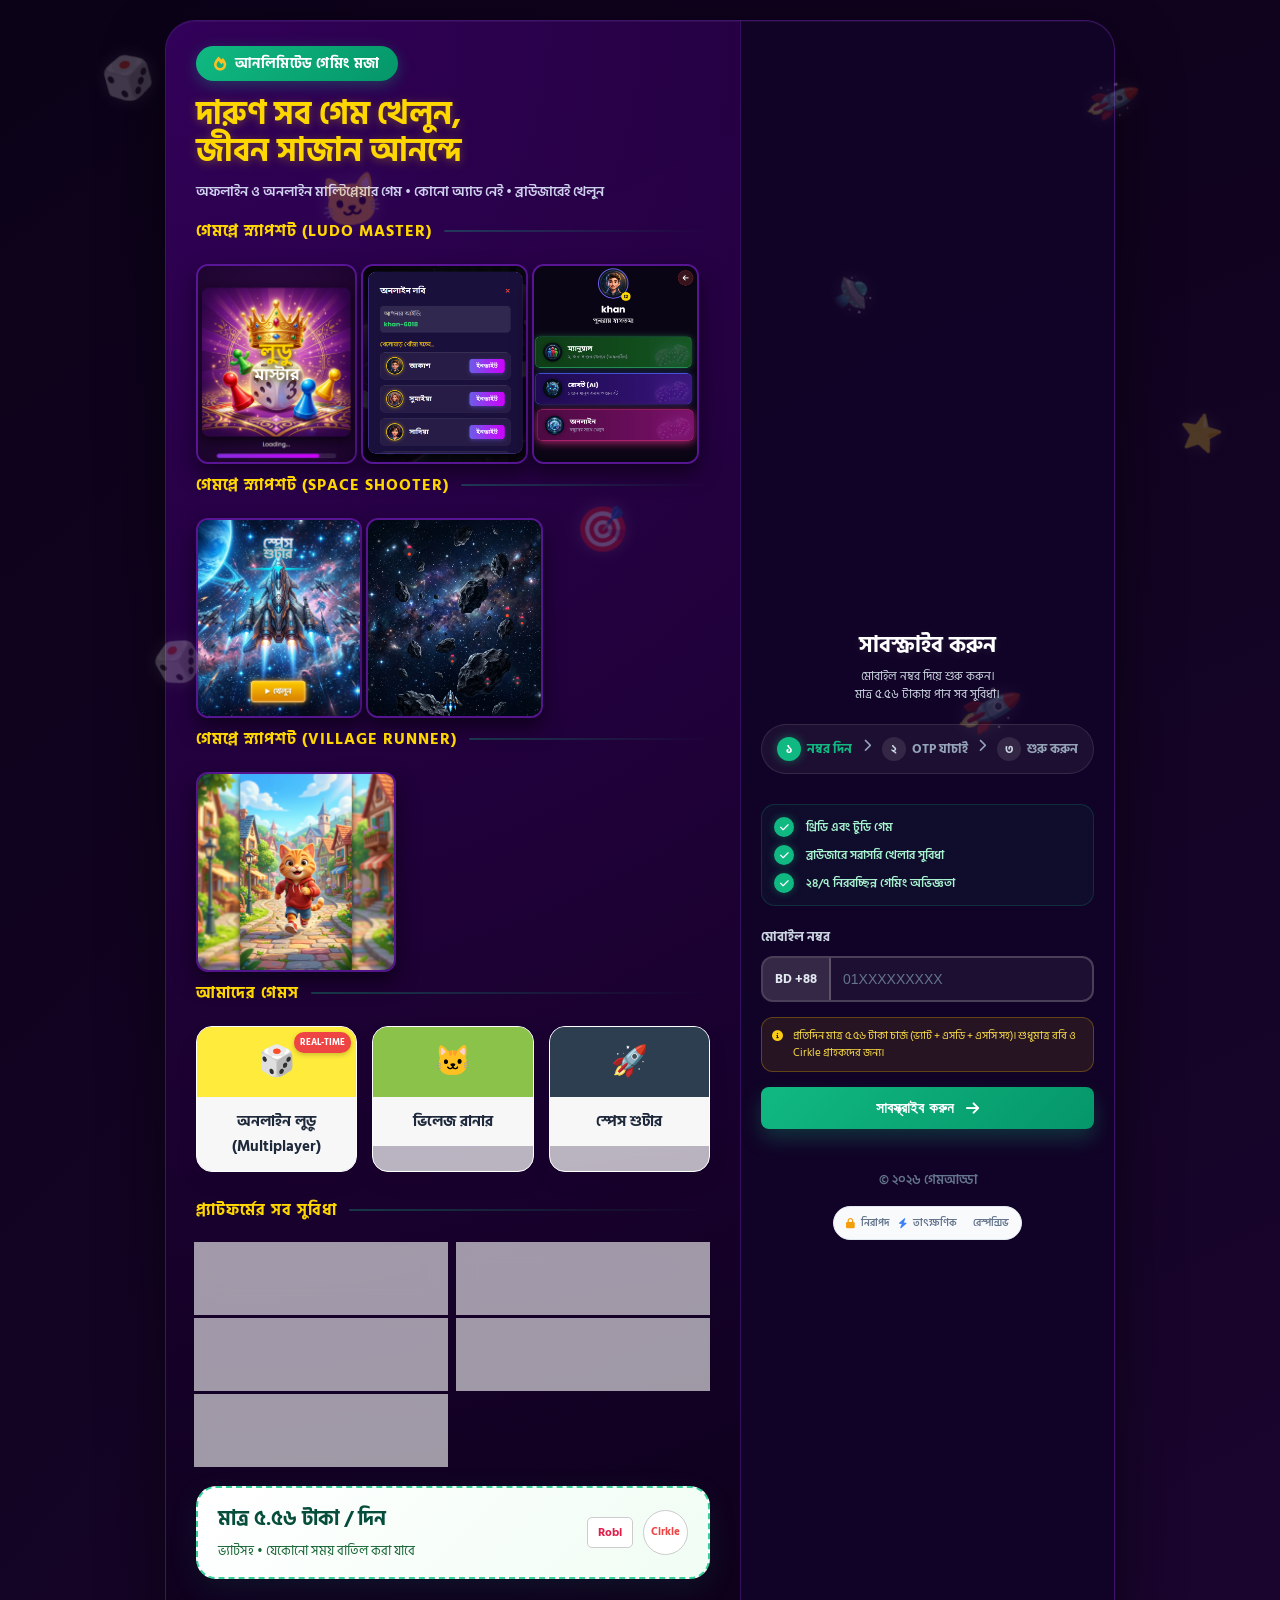
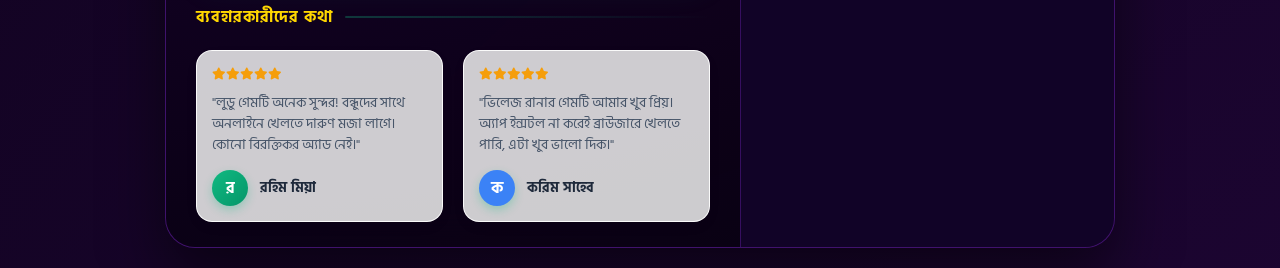
<file: index.html>
<!DOCTYPE html>
<html lang="bn">

<head>
    <meta charset="UTF-8">
    <meta name="google" content="notranslate">
    <meta name="viewport" content="width=device-width, initial-scale=1.0">
    <title>GameAdda - বাংলাদেশের সেরা গেম প্ল্যাটফর্ম</title>
    <link rel="icon" type="image/svg+xml" href="icon.svg">
    <link href="https://cdnjs.cloudflare.com/ajax/libs/font-awesome/6.0.0/css/all.min.css" rel="stylesheet">
    <link href="https://fonts.googleapis.com/css2?family=Hind+Siliguri:wght@400;600;700&display=swap" rel="stylesheet">
    <link rel="stylesheet" href="landing-style.css">
    <link rel="stylesheet" href="hub-style.css">

    <link rel="manifest" href="manifest.json">
    <link rel="icon" type="image/svg+xml" href="icon.svg">
    <meta name="theme-color" content="#10b981">
</head>

<body>
    <!-- LOADING SPINNER -->
    <div id="pageLoader"
        style="position:fixed;top:0;left:0;width:100vw;height:100vh;background:#fff;z-index:9999;display:flex;justify-content:center;align-items:center;">
        <h2 style="color:#10b981;">লোড হচ্ছে...</h2>
    </div>

    <!-- LANDING UI -->
    <div id="landing-ui" style="display:none;">
        <div class="floating-elements">
            <div class="float-icon">🎲</div>
            <div class="float-icon">🚀</div>
            <div class="float-icon">🐱</div>
            <div class="float-icon">🛸</div>
            <div class="float-icon">🎯</div>
            <div class="float-icon">⭐</div>
            <div class="float-icon">🎲</div>
            <div class="float-icon">🚀</div>
        </div>
        <div class="landing-container">

            <!-- LEFT SIDE: Promotional Content -->
            <div class="left-pane">
                <div class="badge">
                    <i class="fa-solid fa-fire" style="color: #fbbf24;"></i> আনলিমিটেড গেমিং মজা
                </div>

                <h1 class="hero-title">দারুণ সব গেম খেলুন,<br>জীবন সাজান আনন্দে</h1>
                <p class="hero-subtitle">অফলাইন ও অনলাইন মাল্টিপ্লেয়ার গেম • কোনো অ্যাড নেই • ব্রাউজারেই খেলুন</p>

                <div class="section-title">গেমপ্লে স্ন্যাপশট (Ludo Master)</div>
                <div class="screenshot-gallery hide-scrollbar">
                    <img src="assets/ludo_ss1.png" alt="Ludo Game Splash Screen">
                    <img src="assets/ludo_ss2.png" alt="Ludo Home Screen">
                    <img src="assets/ludo_ss3.png" alt="Ludo Online Lobby">
                </div>

                <div class="section-title">গেমপ্লে স্ন্যাপশট (Space Shooter)</div>
                <div class="screenshot-gallery hide-scrollbar">
                    <img src="games/space-shooter/sp1.png" alt="Space Shooter Snapshot 1">
                    <img src="games/space-shooter/sp2.png" alt="Space Shooter Snapshot 2">
                </div>

                <div class="section-title">গেমপ্লে স্ন্যাপশট (Village Runner)</div>
                <div class="screenshot-gallery hide-scrollbar">
                    <img src="games/village-runner/bg.png" alt="Village Runner Gameplay">
                </div>

                <div class="section-title">আমাদের গেমস</div>
                <div class="landing-games">
                    <div class="landing-game-card">
                        <div class="lgc-thumb" style="background: #ffeb3b; position: relative;">
                            🎲
                            <span
                                style="position: absolute; top: 5px; right: 5px; background: #ef4444; color: white; font-size: 9px; padding: 3px 6px; border-radius: 10px; font-weight: bold; box-shadow: 0 2px 5px rgba(0,0,0,0.2);">REAL-TIME</span>
                        </div>
                        <div class="lgc-title">অনলাইন লুডু (Multiplayer)</div>
                    </div>
                    <div class="landing-game-card">
                        <div class="lgc-thumb" style="background: #8bc34a;">🐱</div>
                        <div class="lgc-title">ভিলেজ রানার</div>
                    </div>
                    <div class="landing-game-card">
                        <div class="lgc-thumb" style="background: #2c3e50;">🚀</div>
                        <div class="lgc-title">স্পেস শুটার</div>
                    </div>
                </div>

                <div class="section-title">প্ল্যাটফর্মের সব সুবিধা</div>
                <div class="features-grid">
                    <div class="feature-card">
                        <i class="fa-solid fa-dice" style="color: #e11d48; font-size: 24px;"></i>
                        রিয়েল-টাইম অনলাইন লুডু
                    </div>
                    <div class="feature-card">
                        <i class="fa-solid fa-person-running" style="color: #10b981; font-size: 24px;"></i>
                        ভিলেজ রানার
                    </div>
                    <div class="feature-card">
                        <i class="fa-solid fa-earth-americas" style="color: #3b82f6; font-size: 24px;"></i>
                        অনলাইন মাল্টিপ্লেয়ার
                    </div>
                    <div class="feature-card">
                        <i class="fa-solid fa-robot" style="color: #8b5cf6; font-size: 24px;"></i>
                        স্মার্ট এআই রোবট
                    </div>
                    <div class="feature-card">
                        <i class="fa-solid fa-ban" style="color: #ef4444; font-size: 24px;"></i>
                        কোনো অ্যাড নেই
                    </div>
                </div>

                <div class="price-banner">
                    <div>
                        <div class="price-text">মাত্র ৫.৫৬ টাকা / দিন</div>
                        <div style="font-size: 13px; color: #166534; margin-top: 5px;">ভ্যাটসহ • যেকোনো সময় বাতিল করা
                            যাবে</div>
                    </div>
                    <div style="display: flex; gap: 10px; align-items: center;">
                        <div
                            style="background: white; padding: 5px 10px; border-radius: 5px; font-weight: bold; font-size: 12px; border: 1px solid #ccc; color: #e11d48;">
                            Robi</div>
                        <div
                            style="background: white; width: 45px; height: 45px; display: flex; justify-content: center; align-items: center; border-radius: 50%; font-weight: bold; font-size: 11px; border: 1px solid #ccc; color: #ef4444;">
                            Cirkle</div>
                    </div>
                </div>

                <div class="section-title">ব্যবহারকারীদের কথা</div>
                <div class="testimonials">
                    <div class="testi-card">
                        <div class="stars">
                            <i class="fa-solid fa-star"></i><i class="fa-solid fa-star"></i><i
                                class="fa-solid fa-star"></i><i class="fa-solid fa-star"></i><i
                                class="fa-solid fa-star"></i>
                        </div>
                        "লুডু গেমটি অনেক সুন্দর! বন্ধুদের সাথে অনলাইনে খেলতে দারুণ মজা লাগে। কোনো বিরক্তিকর অ্যাড নেই।"
                        <div class="testi-user">
                            <div class="testi-avatar">র</div>
                            রহিম মিয়া
                        </div>
                    </div>
                    <div class="testi-card">
                        <div class="stars">
                            <i class="fa-solid fa-star"></i><i class="fa-solid fa-star"></i><i
                                class="fa-solid fa-star"></i><i class="fa-solid fa-star"></i><i
                                class="fa-solid fa-star"></i>
                        </div>
                        "ভিলেজ রানার গেমটি আমার খুব প্রিয়। অ্যাপ ইন্সটল না করেই ব্রাউজারে খেলতে পারি, এটা খুব ভালো দিক।"
                        <div class="testi-user">
                            <div class="testi-avatar" style="background:#3b82f6;">ক</div>
                            করিম সাহেব
                        </div>
                    </div>
                </div>
            </div>

            <!-- RIGHT SIDE: Auth/Subscription Content -->
            <div class="right-pane">
                <div class="auth-box">
                    <div class="auth-header">
                        <h2>সাবস্ক্রাইব করুন</h2>
                        <p>মোবাইল নম্বর দিয়ে শুরু করুন।<br>মাত্র ৫.৫৬ টাকায় পান সব সুবিধা।</p>
                    </div>

                    <div class="progress-steps">
                        <div class="step active">
                            <div class="step-num">১</div> নম্বর দিন
                        </div>
                        <i class="fa-solid fa-chevron-right" style="margin-top:2px;"></i>
                        <div class="step">
                            <div class="step-num">২</div> OTP যাচাই
                        </div>
                        <i class="fa-solid fa-chevron-right" style="margin-top:2px;"></i>
                        <div class="step">
                            <div class="step-num">৩</div> শুরু করুন
                        </div>
                    </div>

                    <div class="benefit-list">
                        <div class="benefit-item"><i class="fa-solid fa-check"></i> থ্রিডি এবং টুডি গেম</div>
                        <div class="benefit-item"><i class="fa-solid fa-check"></i> ব্রাউজারে সরাসরি খেলার সুবিধা</div>
                        <div class="benefit-item"><i class="fa-solid fa-check"></i> ২৪/৭ নিরবচ্ছিন্ন গেমিং অভিজ্ঞতা
                        </div>
                    </div>

                    <label class="input-label">মোবাইল নম্বর</label>
                    <div class="phone-input-group">
                        <div class="phone-prefix">BD +88</div>
                        <input type="tel" id="phone-input" class="phone-input" placeholder="01XXXXXXXXX">
                    </div>

                    <div class="charge-info">
                        <i class="fa-solid fa-circle-info"></i>
                        প্রতিদিন মাত্র ৫.৫৬ টাকা চার্জ (ভ্যাট + এসডি + এসসি সহ)। শুধুমাত্র রবি ও Cirkle গ্রাহকদের জন্য।
                    </div>

                    <button id="auth-btn" class="btn-submit" onclick="handleLogin()">
                        সাবস্ক্রাইব করুন <i class="fa-solid fa-arrow-right"></i>
                    </button>
                    <div id="loader"
                        style="display:none; text-align:center; color:#64748b; margin-top:10px; font-size:14px; font-weight:bold;">
                        অপেক্ষা করুন...</div>

                    <div class="footer-credits">
                        © ২০২৬ গেমআড্ডা<br>
                        <div class="trust-badges">
                            <span><i class="fa-solid fa-lock" style="color:#f59e0b;"></i> নিরাপদ</span>
                            <span><i class="fa-solid fa-bolt" style="color:#3b82f6;"></i> তাৎক্ষণিক</span>
                            <span><i class="fa-solid fa-mobile-screen" style="color:#10b981;"></i> রেস্পন্সিভ</span>
                        </div>
                    </div>
                </div>
            </div>

        </div>
    </div>

    <!-- HUB UI -->
    <div id="hub-ui" style="display:none;">
        <nav class="navbar">
            <div class="logo">গেমআড্ডা 🎮</div>
            <div class="nav-links">
                <a href="auth/login.html" class="nav-btn subscribe-btn" id="subscribeBtn">সাবস্ক্রাইব করুন</a>
                <a href="#" class="nav-btn faq-btn" id="faqBtn">FAQ</a>

                <div class="profile-container" id="profileContainer" style="display: none;">
                    <div class="profile-icon" id="profileIcon">👤</div>
                    <div class="profile-dropdown" id="profileDropdown" style="display: none;">
                        <div class="profile-phone" id="profilePhone"></div>
                        <button class="unsubscribe-btn" id="unsubscribeBtn">আনসাবস্ক্রাইব করুন</button>
                    </div>
                </div>
            </div>
        </nav>

        <!-- Custom Confirm Modal -->
        <div class="custom-modal-overlay" id="customModalOverlay" style="display: none;">
            <div class="custom-modal">
                <h3 id="customModalTitle">নিশ্চিত করুন</h3>
                <p id="customModalText">আপনি কি নিশ্চিত যে আপনি আনসাবস্ক্রাইব করতে চান?</p>
                <div class="custom-modal-actions" id="customModalActions">
                    <button class="btn-cancel" id="customModalCancel">না</button>
                    <button class="btn-confirm" id="customModalConfirm">হ্যাঁ</button>
                </div>
            </div>
        </div>

        <!-- FAQ Modal -->
        <div class="custom-modal-overlay" id="faqModalOverlay" style="display: none;">
            <div class="custom-modal faq-modal">
                <h3>হেল্প এবং FAQ</h3>

                <div class="faq-content">
                    <div class="faq-section">
                        <h4>কীভাবে সাবস্ক্রাইব করবেন?</h4>
                        <p>১. অ্যাপের যেকোনো ফিচারে ক্লিক করলে লগইন স্ক্রিন আসবে।</p>
                        <p>২. সেখানে আপনার রবি বা Cirkle নম্বর দিন।</p>
                        <p>৩. মোবাইলে আসা OTP কোডটি দিয়ে ভেরিফাই করলেই আপনার সাবস্ক্রিপশন চালু হয়ে যাবে।</p>
                        <p class="charge-info">সাবস্ক্রিপশন চার্জ: ৪ টাকা/দিন (Vat+SC+SD)।</p>
                    </div>

                    <div class="faq-section">
                        <h4>কীভাবে আনসাবস্ক্রাইব করবেন?</h4>
                        <p>১. উপরে ডানদিকের "প্রোফাইল" (User) আইকনে ক্লিক করুন।</p>
                        <p>২. "আনসাবস্ক্রাইব করুন" বাটনে ক্লিক করে নিশ্চিত করুন।</p>
                        <p>৩. সাথে সাথে আপনার সাবস্ক্রিপশন বাতিল হয়ে যাবে এবং কোনো চার্জ কাটা হবে না।</p>
                    </div>

                    <div class="faq-section">
                        <h4>সচরাচর জিজ্ঞাসা (FAQ)</h4>
                        <p><strong>প্রশ্ন: অ্যাপটি কাদের জন্য?</strong></p>
                        <p>উত্তর: এই 'গেমআড্ডা' প্ল্যাটফর্মটি সব বয়সী মানুষদের জন্য তৈরি করা হয়েছে, যেখানে
                            সাবস্ক্রিপশনের মাধ্যমে আপনারা দারুণ সব থ্রিডি এবং টুডি গেম কোনো ডাউনলোড ছাড়াই সরাসরি উপভোগ
                            করতে পারবেন।</p>

                        <p class="mt-2"><strong>প্রশ্ন: আমার নম্বর কি নিরাপদ?</strong></p>
                        <p>উত্তর: হ্যাঁ, আমরা BDApps এর অফিসিয়াল সিকিউর API ব্যবহার করি। আপনার নম্বর সম্পূর্ণ নিরাপদ।
                        </p>
                    </div>
                </div>

                <div class="custom-modal-actions mt-3">
                    <button class="btn-confirm" id="closeFaqBtn">বন্ধ করুন</button>
                </div>
            </div>
        </div>
        <header class="hero">
            <h1>আপনার প্রিয় গেমগুলো এক জায়গায়</h1>
            <p>ব্রাউজারেই খেলুন দারুণ সব থ্রিডি এবং টুডি গেম, কোনো ডাউনলোডের ঝামেলা ছাড়াই!</p>
        </header>



        <!-- ROTATING TIPS -->
        <div class="tip-bar">
            <div class="tip-ico" id="tipIco">💡</div>
            <div class="tip-text" id="tipText"><strong>গেমআড্ডা</strong> — সেরা গেমগুলো খেলুন কোনো ডাউনলোড ছাড়াই!</div>
        </div>

        <main class="games-container">
            <!-- Game Card 1 -->
            <a href="games/village-runner/index.html" class="game-card">
                <div class="game-thumbnail"
                    style="background-color: #8bc34a; display:flex; justify-content:center; align-items:center;">
                    <div class="cat-icon">🐱</div>
                    <div class="play-icon">
                        <svg viewBox="0 0 24 24" width="32" height="32" fill="white">
                            <path d="M8 5v14l11-7z" />
                        </svg>
                    </div>
                </div>
                <div class="game-info">
                    <h3>বিড়াল দৌড় 3D</h3>
                    <p>একটি দারুণ থ্রিডি এন্ডলেস রানার গেম যেখানে একটি কিউট বিড়াল গ্রামের রাস্তায় দৌড়ায়।</p>
                </div>
            </a>

            <!-- Game Card 2 -->
            <a href="games/ludo-master/index.html" class="game-card">
                <div class="game-thumbnail"
                    style="background-color: #ffeb3b; display:flex; justify-content:center; align-items:center;">
                    <div class="dice-icon">🎲</div>
                    <div class="play-icon">
                        <svg viewBox="0 0 24 24" width="32" height="32" fill="white">
                            <path d="M8 5v14l11-7z" />
                        </svg>
                    </div>
                </div>
                <div class="game-info">
                    <h3>লুডু মাস্টার</h3>
                    <p>বন্ধুদের সাথে লোকাল মাল্টিপ্লেয়ারে লুডু খেলার মজা।</p>
                </div>
            </a>

            <!-- Game Card 3 -->
            <a href="games/space-shooter/index.html" class="game-card">
                <div class="game-thumbnail"
                    style="background-color: #2c3e50; display:flex; justify-content:center; align-items:center;">
                    <div class="rocket-icon">🚀</div>
                    <div class="play-icon">
                        <svg viewBox="0 0 24 24" width="32" height="32" fill="white">
                            <path d="M8 5v14l11-7z" />
                        </svg>
                    </div>
                </div>
                <div class="game-info">
                    <h3>স্পেস শুটার</h3>
                    <p>মহাকাশে এলিয়েনদের সাথে যুদ্ধ।</p>
                </div>
            </a>
        </main>

        <script>
            document.addEventListener('DOMContentLoaded', function () {

                // Profile dropdown toggle
                const profileIcon = document.getElementById('profileIcon');
                const profileDropdown = document.getElementById('profileDropdown');
                if (profileIcon && profileDropdown) {
                    profileIcon.addEventListener('click', (e) => {
                        e.stopPropagation();
                        profileDropdown.style.display = profileDropdown.style.display === 'none' ? 'block' : 'none';
                    });

                    // Hide dropdown when clicking outside
                    document.addEventListener('click', (e) => {
                        if (!profileDropdown.contains(e.target) && e.target !== profileIcon) {
                            profileDropdown.style.display = 'none';
                        }
                    });
                }

                // FAQ Modal Logic
                const faqBtnLink = document.getElementById('faqBtn');
                const faqModalOverlay = document.getElementById('faqModalOverlay');
                const closeFaqBtn = document.getElementById('closeFaqBtn');

                if (faqBtnLink && faqModalOverlay) {
                    faqBtnLink.addEventListener('click', (e) => {
                        e.preventDefault();
                        faqModalOverlay.style.display = 'flex';
                    });
                }
                if (closeFaqBtn) {
                    closeFaqBtn.addEventListener('click', () => {
                        faqModalOverlay.style.display = 'none';
                    });
                }
                faqModalOverlay.addEventListener('click', (e) => {
                    if (e.target === faqModalOverlay) faqModalOverlay.style.display = 'none';
                });

                // Custom Modal Logic
                const modalOverlay = document.getElementById('customModalOverlay');
                const modalTitle = document.getElementById('customModalTitle');
                const modalText = document.getElementById('customModalText');
                const btnCancel = document.getElementById('customModalCancel');
                const btnConfirm = document.getElementById('customModalConfirm');

                function showCustomModal(title, text, showCancel, onConfirm) {
                    modalTitle.innerText = title;
                    modalText.innerText = text;

                    if (showCancel) {
                        btnCancel.style.display = 'inline-block';
                        btnCancel.onclick = () => {
                            modalOverlay.style.display = 'none';
                        };
                    } else {
                        btnCancel.style.display = 'none';
                    }

                    btnConfirm.onclick = () => {
                        modalOverlay.style.display = 'none';
                        if (onConfirm) onConfirm();
                    };

                    modalOverlay.style.display = 'flex';
                }

                // Unsubscribe action
                const unsubscribeBtn = document.getElementById('unsubscribeBtn');
                if (unsubscribeBtn) {
                    unsubscribeBtn.addEventListener('click', () => {
                        const phone = localStorage.getItem('phone');
                        if (!phone) return;

                        showCustomModal(
                            'নিশ্চিত করুন',
                            'আপনি কি নিশ্চিত যে আপনি আনসাবস্ক্রাইব করতে চান?',
                            true,
                            async () => {
                                // Bypass for demo number
                                if (phone === '01700000000' || phone === '01800000000') {
                                    localStorage.clear();
                                    showCustomModal('সফল!', 'আনসাবস্ক্রাইব সফল হয়েছে।', false, () => {
                                        logoutAndShowLanding();
                                    });
                                    return;
                                }

                                unsubscribeBtn.innerText = 'অপেক্ষা করুন...';
                                unsubscribeBtn.disabled = true;

                                try {
                                    const res = await fetch('auth/unsubscribe.php', {
                                        method: 'POST',
                                        headers: { 'Content-Type': 'application/x-www-form-urlencoded' },
                                        body: new URLSearchParams({ user_mobile: phone })
                                    });
                                    const data = await res.json();

                                    if (data.success || data.subscriptionStatus === 'UNREGISTERED') {
                                        localStorage.clear();
                                        logoutAndShowLanding();
                                    } else {
                                        showCustomModal('ব্যর্থ!', data.error || 'আনসাবস্ক্রাইব করতে ব্যর্থ হয়েছে।', false);
                                        unsubscribeBtn.innerText = 'আনসাবস্ক্রাইব করুন';
                                        unsubscribeBtn.disabled = false;
                                    }
                                } catch (e) {
                                    showCustomModal('সমস্যা!', 'নেটওয়ার্ক সমস্যা! আবার চেষ্টা করুন।', false);
                                    unsubscribeBtn.innerText = 'আনসাবস্ক্রাইব করুন';
                                    unsubscribeBtn.disabled = false;
                                }
                            }
                        );
                    });
                }

                const gameCards = document.querySelectorAll('.game-card');
                gameCards.forEach(card => {
                    card.addEventListener('click', function (e) {
                        if (isLoggedIn !== 'true') {
                            e.preventDefault();
                            window.location.href = 'auth/login.html';
                        }
                    });
                });

                // Rotating tips logic
                const TIPS = [
                    { ico: "🏃", html: "<strong>বিড়াল দৌড় 3D</strong> — কিউট বিড়াল নিয়ে গ্রামের রাস্তায় দৌড়াও, বাধা পেরিয়ে স্কোর গড়ো!" },
                    { ico: "🎲", html: "<strong>লুডু মাস্টার</strong> — বন্ধুদের সাথে লোকাল মাল্টিপ্লেয়ারে লুডু খেলার দারুণ মজা।" },
                    { ico: "🚀", html: "<strong>স্পেস শুটার</strong> — মহাকাশে এলিয়েনদের সাথে যুদ্ধ করো, বিশ্ব বাঁচাও!" },
                    { ico: "🏆", html: "<strong>হাই স্কোর</strong> — প্রতিদিন নতুন রেকর্ড গড়ো আর সবার সেরা হও।" },
                    { ico: "📴", html: "<strong>অফলাইন</strong> — ইন্টারনেট ছাড়াও ব্রাউজারে সহজে খেলা যায়।" }
                ];
                let tipIdx = 0;
                const tipText = document.getElementById("tipText");
                const tipIco = document.getElementById("tipIco");

                if (tipText && tipIco) {
                    setInterval(() => {
                        tipIdx = (tipIdx + 1) % TIPS.length;
                        tipText.style.animation = "none";
                        void tipText.offsetWidth; // trigger reflow
                        tipText.style.animation = "tipIn 0.5s ease";
                        tipText.innerHTML = TIPS[tipIdx].html;
                        tipIco.textContent = TIPS[tipIdx].ico;
                    }, 3200);
                }
            });
        </script>
    </div>

    <!-- SCRIPTS -->

    <script>
        function updateUIVisibility() {
            const isLoggedIn = localStorage.getItem("isLoggedIn") === "true";
            document.getElementById('pageLoader').style.display = 'none';

            const subBtn = document.getElementById('subscribeBtn');
            const faqBtn = document.getElementById('faqBtn');
            const profileContainer = document.getElementById('profileContainer');
            const profilePhone = document.getElementById('profilePhone');

            if (isLoggedIn) {
                document.getElementById('landing-ui').style.display = 'none';
                document.getElementById('hub-ui').style.display = 'block';
                document.body.classList.add('hub-mode');

                if (subBtn) subBtn.style.display = 'none';
                if (faqBtn) faqBtn.style.display = 'none';
                if (profileContainer) {
                    profileContainer.style.display = 'block';
                    if (profilePhone) profilePhone.innerText = localStorage.getItem('phone') || 'Unknown Number';
                }
            } else {
                document.getElementById('landing-ui').style.display = 'block';
                document.getElementById('hub-ui').style.display = 'none';
                document.body.classList.remove('hub-mode');

                if (subBtn) subBtn.style.display = 'inline-block';
                if (faqBtn) faqBtn.style.display = 'inline-block';
                if (profileContainer) profileContainer.style.display = 'none';
            }
        }

        function loginAndShowHub() {
            updateUIVisibility();
        }

        function logoutAndShowLanding() {
            localStorage.clear();
            updateUIVisibility();
        }

        document.addEventListener("DOMContentLoaded", () => {
            updateUIVisibility();
        });
    </script>
    <script>
        async function handleLogin() {
            const phone = document.getElementById("phone-input").value.trim();
            const btn = document.getElementById("auth-btn");
            const loader = document.getElementById("loader");

            const phoneRegex = /^01[3-9]\d{8}$/;

            if (!phoneRegex.test(phone)) {
                alert("অনুগ্রহ করে সঠিক মোবাইল নাম্বার দিন।");
                return;
            }

            // Demo number for testing
            if (phone === "01700000000" || phone === "01800000000") {
                localStorage.setItem("phone", phone);
                localStorage.setItem("isLoggedIn", true);
                loginAndShowHub();
                return;
            }

            btn.disabled = true;
            loader.style.display = "block";

            try {
                const res = await fetch("/auth/send_otp.php", {
                    method: "POST",
                    headers: {
                        'Content-Type': 'application/x-www-form-urlencoded'
                    },
                    body: new URLSearchParams({ user_mobile: phone })
                });

                const data = await res.json();

                if (data.success) {
                    localStorage.setItem("phone", phone);
                    localStorage.setItem("ref", data.referenceNo);
                    window.location.href = "auth/otp.html";
                } else if (
                    data.statusCode === 'E1351' ||
                    (data.statusDetail && data.statusDetail.toLowerCase().includes("already")) ||
                    (data.message && data.message.toLowerCase().includes("already"))
                ) {
                    // User is already registered/subscribed, let them login automatically
                    localStorage.setItem("phone", phone);
                    localStorage.setItem("isLoggedIn", true);
                    loginAndShowHub();
                } else {
                    alert(data.message || "OTP failed. Try again.");
                }

            } catch (e) {
                console.error("Fetch error:", e);
                btn.disabled = false;
                loader.style.display = "none";
                if (e.message.includes("Failed to fetch")) {
                    alert("ইন্টারনেট সমস্যা অথবা AdBlocker/VPN রিকোয়েস্ট ব্লক করেছে। দয়া করে AdBlocker বা VPN বন্ধ করে আবার চেষ্টা করুন।");
                } else {
                    alert("Error: " + e.message);
                }
            }
        }
    </script>

    <script>
        // Register Service Worker for PWA
        if ('serviceWorker' in navigator) {
            window.addEventListener('load', () => {
                navigator.serviceWorker.register('sw.js')
                    .then(registration => {
                        console.log('ServiceWorker registration successful with scope: ', registration.scope);
                    })
                    .catch(err => {
                        console.log('ServiceWorker registration failed: ', err);
                    });
            });
        }
    </script>
</body>

</html>
</file>
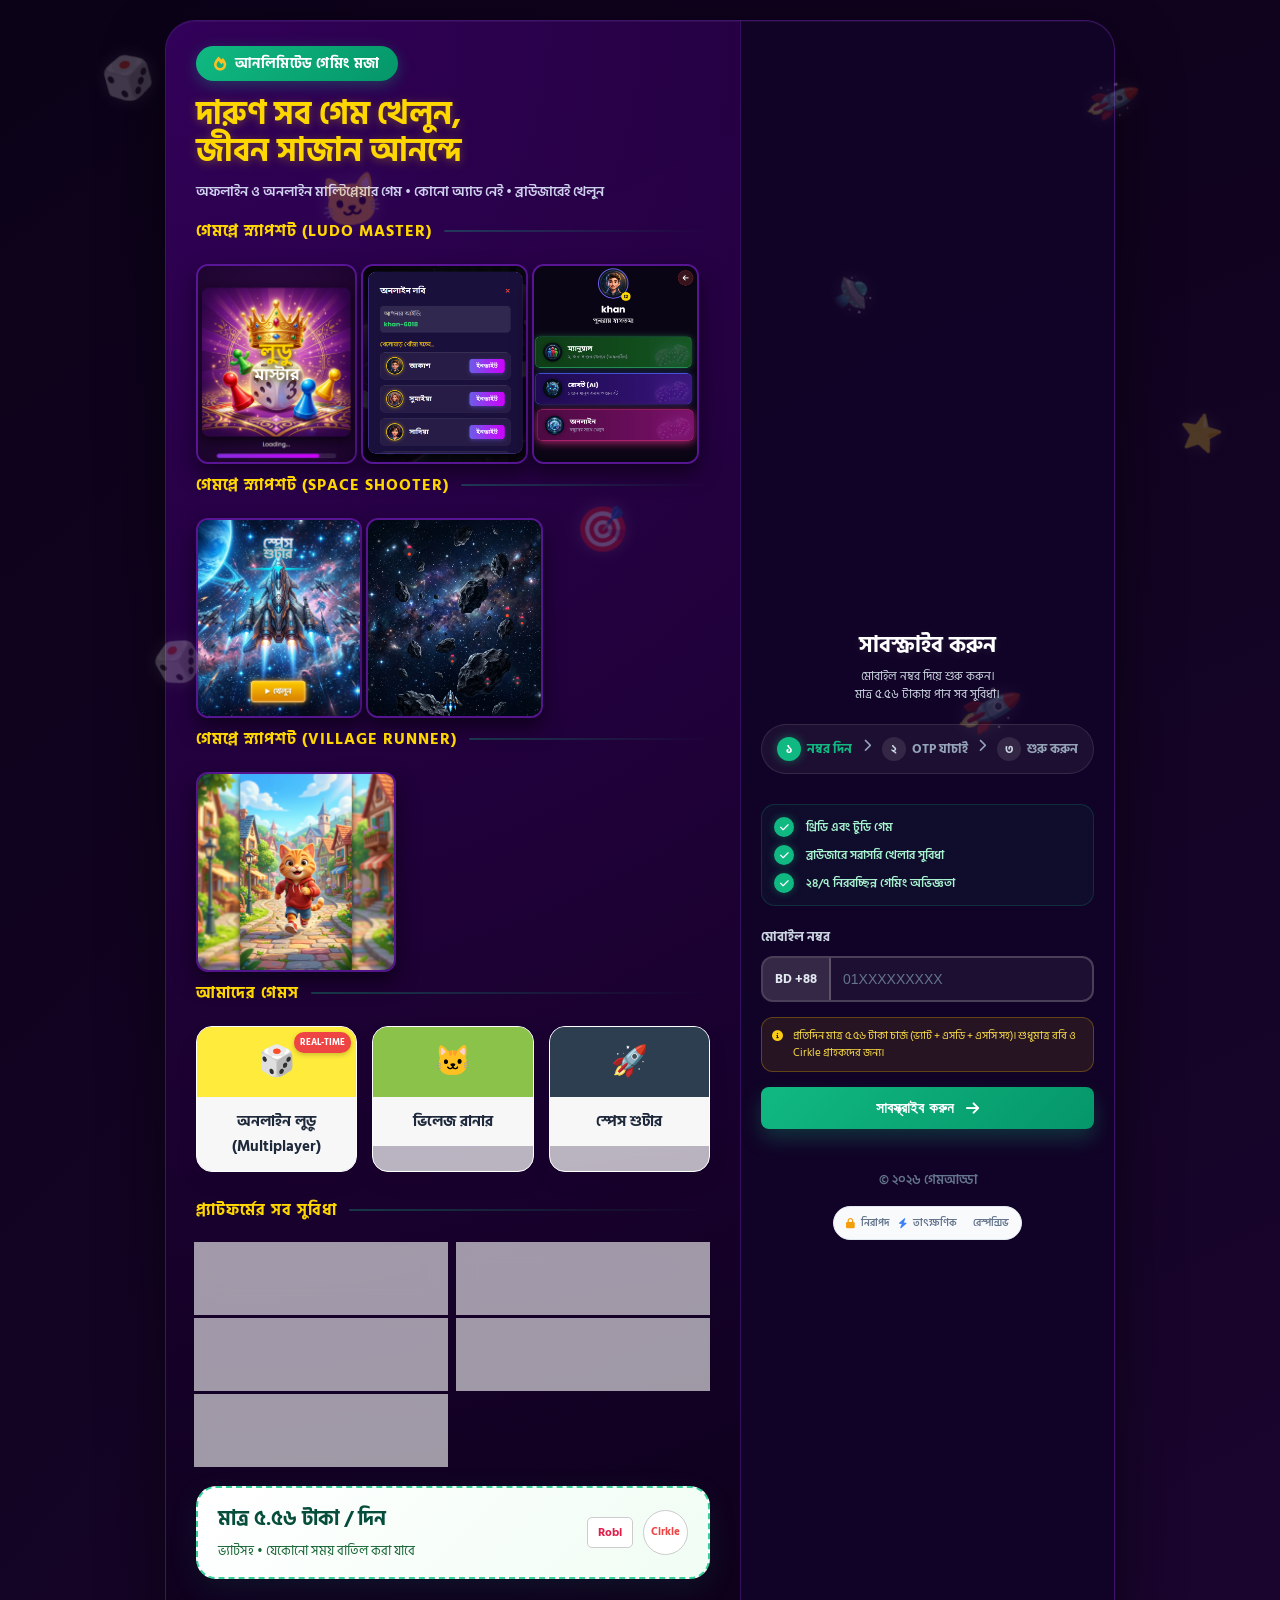
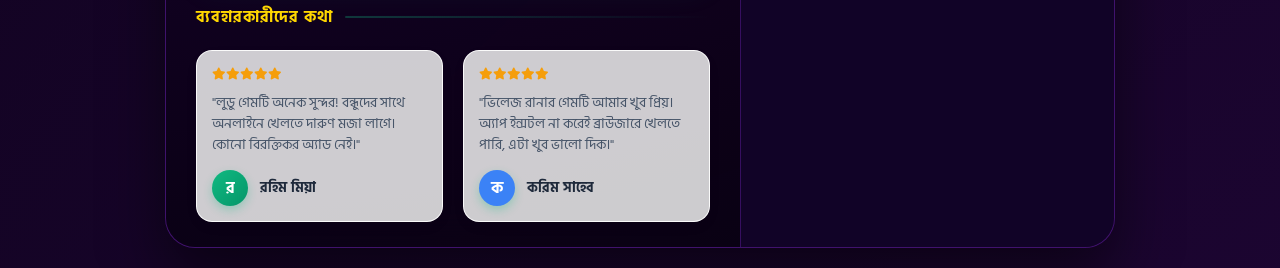
<file: games/space-shooter/index.html>
<!DOCTYPE html>
<html lang="bn">
<head>
    <meta charset="UTF-8">
    <meta name="google" content="notranslate">
    <meta name="viewport" content="width=device-width, initial-scale=1.0">
    <title>স্পেস শুটার</title>
    <link rel="icon" type="image/svg+xml" href="favicon.svg">
    <link href="https://fonts.googleapis.com/css2?family=Hind+Siliguri:wght@400;700&display=swap" rel="stylesheet">
    <link rel="stylesheet" href="style.css">
    <script>
        if (localStorage.getItem('isLoggedIn') !== 'true') {
            window.location.href = '../../index.html';
        }
    </script>
</head>
<body>
    <div id="game-container">
        <!-- In-Game HUD Overlay -->
        <div id="game-hud" style="display: none;">
            <!-- Top Bar -->
            <div class="hud-top">
                <a href="../../index.html" class="pause-btn" style="font-size: 24px; font-weight: bold; padding-bottom: 4px;">❮</a>
                
                <div class="boss-hud hidden" id="boss-hud">
                    <div class="boss-title">BOSS</div>
                    <div class="health-bar-container boss-health">
                        <div class="health-fill" id="boss-health-fill" style="width: 100%;">100%</div>
                    </div>
                </div>
                
                <div class="score-container">
                    <div class="score-label">Score</div>
                    <div class="score-val" id="score">0</div>
                    <div class="coin-val"><span class="coin-icon">🪙</span> x <span id="coins">0</span></div>
                </div>
            </div>


        </div>

        <canvas id="gameCanvas"></canvas>
        <div id="game-over" class="hidden">
            <div class="game-over-modal">
                <h2 class="game-over-title">গেম ওভার!</h2>
                <p class="game-over-score">আপনার স্কোর: <br><span id="final-score" class="final-score-val">0</span></p>
                <button id="restart-btn" class="play-btn">
                    <span class="play-icon">↻</span> আবার খেলুন
                </button>
            </div>
        </div>
        <div id="start-screen" class="bg-image-screen">
            <a href="../../index.html" style="position:absolute; top:20px; left:20px; color:white; font-size:28px; text-decoration:none; font-weight:bold; z-index:100; text-shadow: 0 0 10px rgba(0,242,254,0.8);">❮</a>
            <div class="logo-container">
                <div class="logo-text bangla-logo">স্পেস</div>
                <div class="logo-text subtitle bangla-subtitle">শুটার</div>
                <div class="logo-wings">
                    <div class="wing left-wing"></div>
                    <div class="wing right-wing"></div>
                    <div class="center-shield"></div>
                </div>
            </div>

            <button id="start-btn" class="play-btn">
                <span class="play-icon">▶</span> খেলুন
            </button>
        </div>
    </div>

    <script src="game.js"></script>
</body>
</html>
</file>
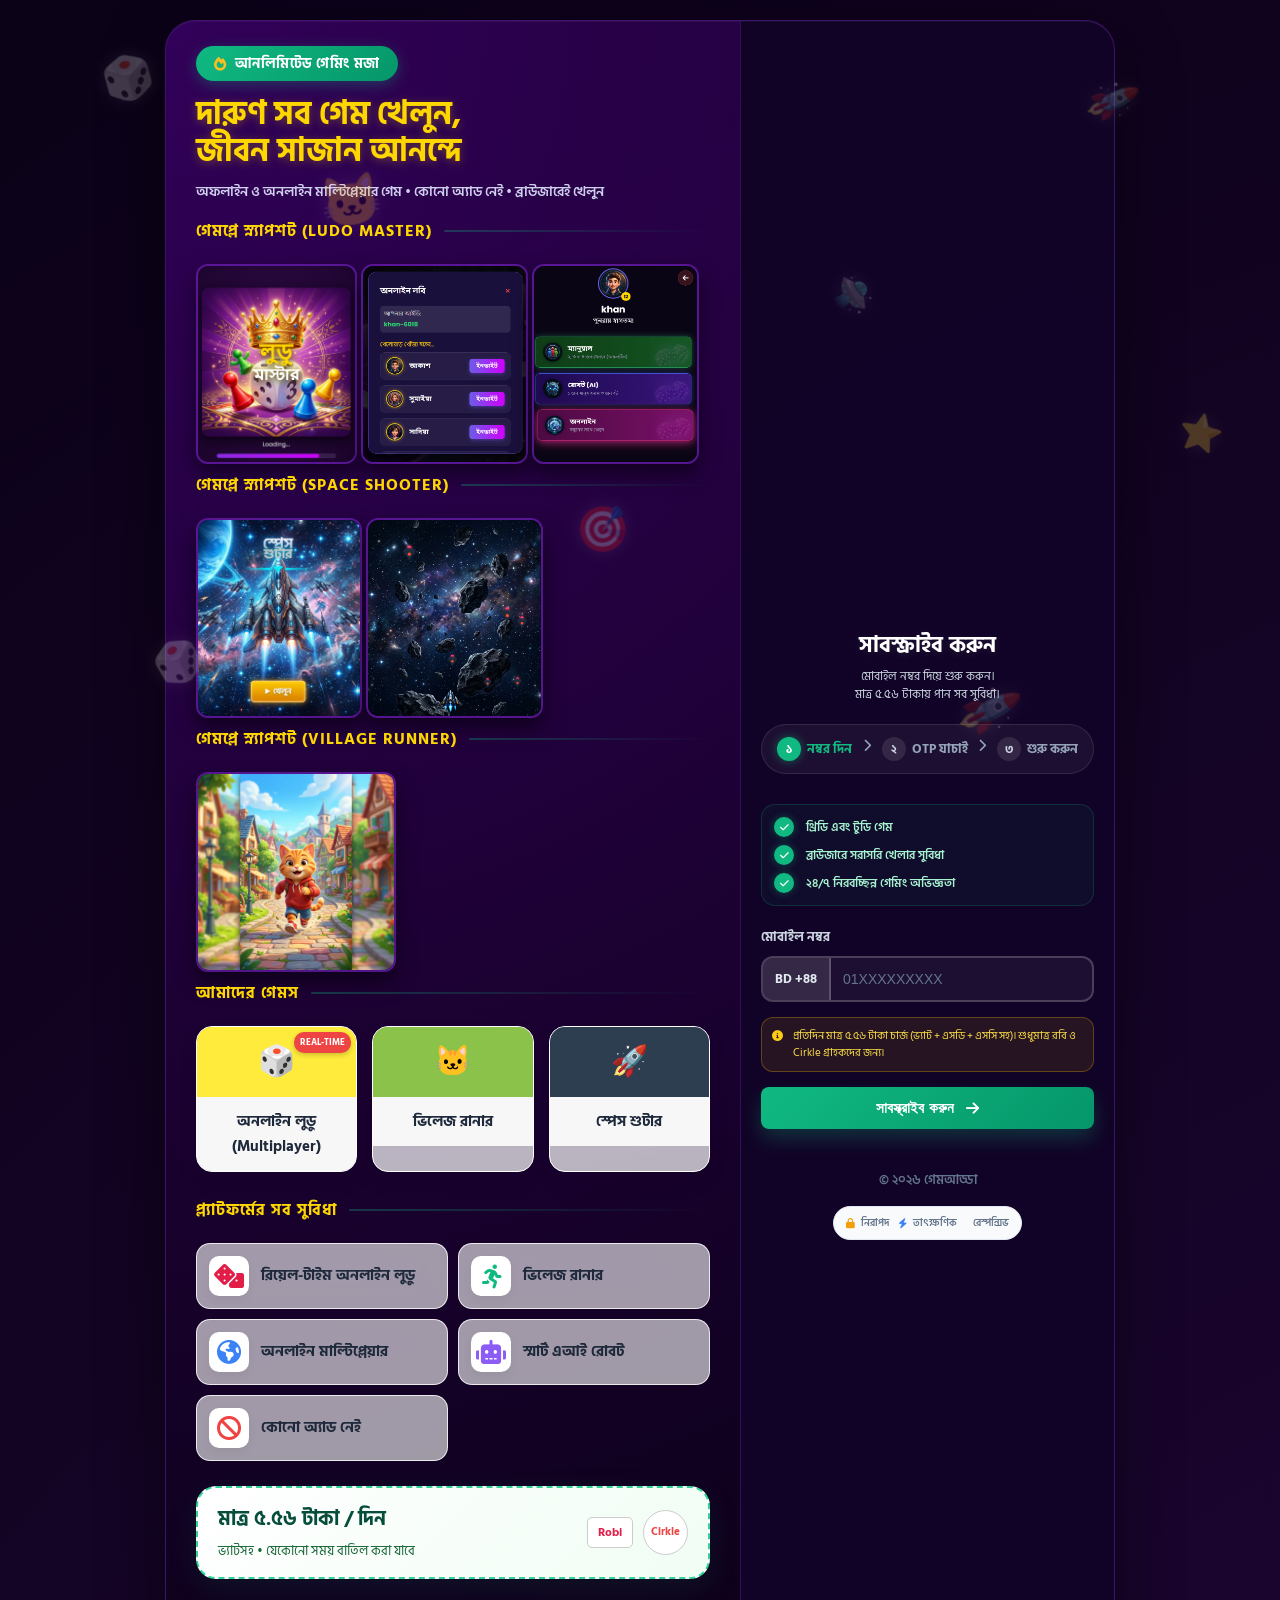
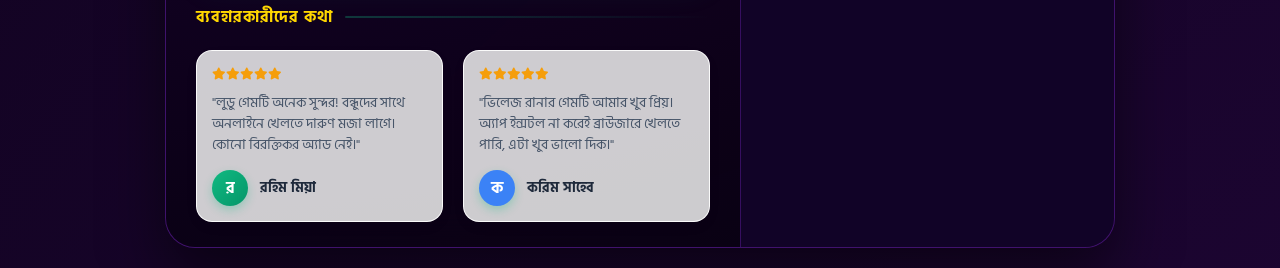
<file: hub.html>
<!DOCTYPE html>
<html lang="bn">
<head>
    <meta charset="UTF-8">
    <meta name="google" content="notranslate">
    <title>Redirecting...</title>
    <script>
        window.location.replace("index.html");
    </script>
</head>
<body>
    <p>Redirecting to the new GameAdda portal...</p>
</body>
</html>
</file>
<file: landing-style.css>
@import url('https://fonts.googleapis.com/css2?family=Hind+Siliguri:wght@400;600;700&display=swap');

* {
    margin: 0;
    padding: 0;
    box-sizing: border-box;
}

body {
    font-family: 'Hind Siliguri', sans-serif;
    background: radial-gradient(circle at center, #2c084a, #0b0217);
    color: #e2e8f0;
    background-size: 400% 400%;
    animation: gradientBG 15s ease infinite;
    padding: 20px;
}

@keyframes gradientBG {
    0% { background-position: 0% 50%; }
    50% { background-position: 100% 50%; }
    100% { background-position: 0% 50%; }
}

.landing-container {
    width: 100%;
    max-width: 950px;
    margin: 0 auto;
    display: flex;
    flex-wrap: wrap;
    background: rgba(15, 2, 30, 0.85);
    backdrop-filter: blur(20px);
    -webkit-backdrop-filter: blur(20px);
    border: 1px solid rgba(138, 43, 226, 0.4);
    border-radius: 30px;
    overflow: hidden;
    box-shadow: 0 30px 60px rgba(0, 0, 0, 0.5), inset 0 1px 0 rgba(255, 255, 255, 0.1);
    position: relative;
    z-index: 1;
}

/* Floating Animations for Landing Page Background */
.floating-elements {
    position: fixed;
    top: 0;
    left: 0;
    width: 100vw;
    height: 100vh;
    overflow: hidden;
    pointer-events: none;
    z-index: 10;
}
.float-icon {
    position: absolute;
    font-size: 40px;
    opacity: 0.25;
    filter: drop-shadow(0 0 10px rgba(255, 255, 255, 0.3));
}

.float-icon:nth-child(1) { left: 8%;  top: 5%;  font-size: 42px; transform: rotate(-15deg); }
.float-icon:nth-child(2) { left: 85%; top: 8%;  font-size: 38px; transform: rotate(20deg); }
.float-icon:nth-child(3) { left: 25%; top: 18%; font-size: 50px; transform: rotate(-8deg); }
.float-icon:nth-child(4) { left: 65%; top: 30%; font-size: 32px; transform: rotate(35deg); }
.float-icon:nth-child(5) { left: 45%; top: 55%; font-size: 44px; transform: rotate(-25deg); }
.float-icon:nth-child(6) { left: 92%; top: 45%; font-size: 36px; transform: rotate(12deg); }
.float-icon:nth-child(7) { left: 12%; top: 70%; font-size: 40px; transform: rotate(-30deg); }
.float-icon:nth-child(8) { left: 75%; top: 75%; font-size: 46px; transform: rotate(18deg); }

/* LEFT SIDE */
.left-pane {
    flex: 1 1 550px;
    background: radial-gradient(circle at top left, rgba(75, 0, 130, 0.6), rgba(0,0,0,0.4));
    padding: 25px 30px;
    position: relative;
}

.badge {
    background: linear-gradient(135deg, #10b981, #059669);
    color: #ffffff;
    padding: 6px 18px;
    border-radius: 30px;
    font-size: 14px;
    font-weight: 700;
    display: inline-flex;
    align-items: center;
    gap: 8px;
    margin-bottom: 15px;
    box-shadow: 0 4px 15px rgba(16, 185, 129, 0.3);
    text-transform: uppercase;
    letter-spacing: 0.5px;
}

.hero-title {
    font-size: 32px;
    font-weight: 700;
    line-height: 1.15;
    color: #ffd700;
    margin-bottom: 10px;
    text-shadow: 0 2px 10px rgba(255, 215, 0, 0.3);
}

.hero-subtitle {
    font-size: 14px;
    color: #e0e7ff;
    margin-bottom: 15px;
    font-weight: 600;
    opacity: 0.9;
}

.section-title {
    font-size: 16px;
    color: #ffd700;
    font-weight: 700;
    margin-bottom: 20px;
    display: flex;
    align-items: center;
    gap: 12px;
    text-transform: uppercase;
    letter-spacing: 1px;
}
.section-title::after {
    content: "";
    flex: 1;
    height: 2px;
    background: linear-gradient(90deg, rgba(16, 185, 129, 0.3), transparent);
    border-radius: 2px;
}

.landing-games {
    display: flex;
    gap: 15px;
    margin-bottom: 25px;
}
.landing-game-card {
    flex: 1;
    background: rgba(255, 255, 255, 0.7);
    backdrop-filter: blur(10px);
    border-radius: 16px;
    overflow: hidden;
    box-shadow: 0 10px 25px rgba(0,0,0,0.05);
    text-align: center;
    border: 1px solid rgba(255,255,255,1);
    transition: all 0.4s cubic-bezier(0.175, 0.885, 0.32, 1.275);
    cursor: pointer;
}
.landing-game-card:hover {
    transform: translateY(-8px) scale(1.02);
    box-shadow: 0 15px 35px rgba(16, 185, 129, 0.2);
}
.lgc-thumb {
    height: 70px;
    display: flex;
    justify-content: center;
    align-items: center;
    font-size: 30px;
    background-size: 200% 200%;
}
.lgc-title {
    padding: 12px;
    font-size: 15px;
    font-weight: 700;
    color: #1e293b;
    background: rgba(255, 255, 255, 0.9);
}

.features-grid {
    display: grid;
    grid-template-columns: repeat(auto-fit, minmax(180px, 1fr));
    gap: 10px;
    margin-bottom: 25px;
}

.feature-card {
    background: rgba(255, 255, 255, 0.6);
    backdrop-filter: blur(10px);
    padding: 12px;
    border-radius: 14px;
    display: flex;
    align-items: center;
    gap: 12px;
    font-weight: 700;
    font-size: 15px;
    color: #1e293b;
    border: 1px solid rgba(255,255,255,0.8);
    transition: all 0.3s ease;
}
.feature-card i {
    width: 40px;
    height: 40px;
    display: flex;
    justify-content: center;
    align-items: center;
    background: white;
    border-radius: 10px;
    box-shadow: 0 4px 10px rgba(0,0,0,0.05);
    font-size: 18px;
}
.feature-card:hover {
    background: rgba(255, 255, 255, 0.95);
    transform: translateY(-3px);
    box-shadow: 0 8px 20px rgba(0,0,0,0.08);
}

.price-banner {
    background: linear-gradient(135deg, #ffffff, #f0fdf4);
    border: 2px dashed #34d399;
    padding: 15px 20px;
    border-radius: 20px;
    display: flex;
    justify-content: space-between;
    align-items: center;
    margin-bottom: 25px;
    box-shadow: 0 10px 30px rgba(16, 185, 129, 0.1);
}
.price-text {
    font-size: 20px;
    font-weight: 800;
    color: #064e3b;
}

.testimonials {
    display: grid;
    grid-template-columns: 1fr 1fr;
    gap: 20px;
}

.testi-card {
    background: rgba(255, 255, 255, 0.8);
    padding: 15px;
    border-radius: 16px;
    font-size: 14px;
    color: #475569;
    line-height: 1.5;
    border: 1px solid rgba(255,255,255,0.9);
    box-shadow: 0 5px 15px rgba(0,0,0,0.03);
}
.stars { color: #f59e0b; margin-bottom: 8px; font-size: 12px; }
.testi-user {
    display: flex;
    align-items: center;
    gap: 12px;
    margin-top: 15px;
    font-weight: 700;
    color: #1e293b;
}
.testi-avatar {
    width: 36px;
    height: 36px;
    background: linear-gradient(135deg, #10b981, #059669);
    color: white;
    border-radius: 50%;
    display: flex;
    justify-content: center;
    align-items: center;
    font-size: 16px;
    box-shadow: 0 4px 10px rgba(16, 185, 129, 0.3);
}

/* RIGHT SIDE */
.right-pane {
    flex: 1 1 350px;
    background: rgba(20, 5, 45, 0.6);
    padding: 30px 20px;
    display: flex;
    flex-direction: column;
    justify-content: center;
    align-items: center;
    position: relative;
    border-left: 1px solid rgba(138, 43, 226, 0.3);
}

.auth-box {
    width: 100%;
    max-width: 380px;
}

.auth-header {
    text-align: center;
    margin-bottom: 35px;
}
.auth-header img {
    width: 60px;
    margin-bottom: 15px;
}
.auth-header h2 {
    font-size: 32px;
    font-weight: 800;
    color: #ffffff;
    margin-bottom: 12px;
    text-shadow: 0 2px 10px rgba(255, 255, 255, 0.1);
}
.auth-header p {
    color: #cbd5e1;
    font-size: 15px;
    line-height: 1.5;
}

.progress-steps {
    display: flex;
    justify-content: space-between;
    background: rgba(255, 255, 255, 0.05);
    padding: 12px 15px;
    border-radius: 30px;
    margin-bottom: 30px;
    font-size: 13px;
    font-weight: 700;
    color: #94a3b8;
    border: 1px solid rgba(255, 255, 255, 0.1);
}
.step {
    display: flex;
    align-items: center;
    gap: 6px;
}
.step.active {
    color: #10b981;
}
.step-num {
    width: 24px;
    height: 24px;
    border-radius: 50%;
    background: rgba(255, 255, 255, 0.1);
    display: flex;
    justify-content: center;
    align-items: center;
    font-size: 12px;
    color: #cbd5e1;
}
.step.active .step-num {
    background: #10b981;
    color: white;
    box-shadow: 0 0 10px rgba(16, 185, 129, 0.5);
}

.benefit-list {
    background: rgba(16, 185, 129, 0.05);
    border: 1px solid rgba(16, 185, 129, 0.2);
    padding: 18px;
    border-radius: 14px;
    margin-bottom: 30px;
}
.benefit-item {
    display: flex;
    align-items: center;
    gap: 12px;
    font-size: 14px;
    font-weight: 600;
    color: #a7f3d0;
    margin-bottom: 12px;
}
.benefit-item:last-child { margin-bottom: 0; }
.benefit-item i { 
    color: #ffffff; 
    background: #10b981;
    width: 20px; height: 20px;
    display: flex; justify-content: center; align-items: center;
    border-radius: 50%;
    font-size: 10px;
    box-shadow: 0 0 8px rgba(16, 185, 129, 0.4);
}

.input-label {
    font-size: 13px;
    font-weight: 700;
    color: #cbd5e1;
    margin-bottom: 8px;
    display: block;
    text-align: left;
}

.phone-input-group {
    display: flex;
    background: rgba(255, 255, 255, 0.05);
    border: 2px solid rgba(255, 255, 255, 0.2);
    border-radius: 12px;
    overflow: hidden;
    margin-bottom: 15px;
    transition: 0.3s;
}
.phone-input-group:focus-within {
    border-color: #10b981;
    box-shadow: 0 0 0 4px rgba(16, 185, 129, 0.1);
    background: rgba(255, 255, 255, 0.1);
}
.phone-prefix {
    background: rgba(255, 255, 255, 0.1);
    padding: 15px 18px;
    font-weight: 700;
    color: #e2e8f0;
    border-right: 2px solid rgba(255, 255, 255, 0.2);
    display: flex;
    align-items: center;
}
.phone-input {
    flex: 1;
    border: none;
    padding: 15px 18px;
    font-size: 18px;
    font-weight: 600;
    color: #ffffff;
    outline: none;
    background: transparent;
}
.phone-input::placeholder {
    color: #64748b;
    font-weight: 400;
}

.charge-info {
    display: flex;
    align-items: flex-start;
    gap: 10px;
    background: rgba(234, 179, 8, 0.1);
    color: #fde047;
    padding: 15px;
    border-radius: 12px;
    font-size: 12px;
    line-height: 1.5;
    margin-bottom: 25px;
    border: 1px solid rgba(234, 179, 8, 0.3);
}
.charge-info i {
    margin-top: 2px;
    color: #facc15;
}

.btn-submit {
    width: 100%;
    background: linear-gradient(135deg, #10b981, #059669);
    color: white;
    border: none;
    padding: 18px;
    font-size: 18px;
    font-weight: 800;
    border-radius: 12px;
    cursor: pointer;
    display: flex;
    justify-content: center;
    align-items: center;
    gap: 12px;
    transition: all 0.3s ease;
    box-shadow: 0 10px 20px rgba(16, 185, 129, 0.25);
    animation: pulse 2s infinite;
}
.btn-submit:hover { 
    transform: translateY(-2px);
    box-shadow: 0 15px 25px rgba(16, 185, 129, 0.35);
}

@keyframes pulse {
    0% { box-shadow: 0 0 0 0 rgba(16, 185, 129, 0.4); }
    70% { box-shadow: 0 0 0 15px rgba(16, 185, 129, 0); }
    100% { box-shadow: 0 0 0 0 rgba(16, 185, 129, 0); }
}

.footer-credits {
    text-align: center;
    margin-top: 40px;
    font-size: 13px;
    color: #64748b;
    font-weight: 600;
}
.trust-badges {
    display: inline-flex;
    gap: 20px;
    margin-top: 15px;
    background: #f8fafc;
    padding: 10px 20px;
    border-radius: 30px;
    border: 1px solid #e2e8f0;
}
.trust-badges span {
    display: flex;
    align-items: center;
    gap: 6px;
}

@media (max-width: 900px) {
    .landing-container { flex-direction: column; border-radius: 15px; }
    body { padding: 8px; }
    
    .section-title { font-size: 14px; margin-bottom: 15px; }
    
    .testimonials { grid-template-columns: 1fr; gap: 10px; }
    .testi-card { padding: 12px; font-size: 12px; }
    .testi-user { margin-top: 10px; font-size: 13px; gap: 8px; }
    .testi-avatar { width: 28px; height: 28px; font-size: 13px; }
    .stars { font-size: 10px; margin-bottom: 5px; }
    
    .price-banner { flex-direction: column; gap: 10px; text-align: center; padding: 15px; }
    .price-text { font-size: 20px; }
    
    .badge { font-size: 11px; padding: 5px 12px; margin-bottom: 15px; }
    .hero-title { font-size: 24px; line-height: 1.2; }
    .hero-subtitle { font-size: 14px; margin-bottom: 20px; }
    
    .landing-games { 
        display: grid; 
        grid-template-columns: 1fr 1fr; 
        gap: 10px; 
    }
    .lgc-thumb { height: 60px; font-size: 28px; }
    .lgc-title { font-size: 12px; padding: 8px; }
    
    .features-grid { 
        display: grid; 
        grid-template-columns: 1fr 1fr; 
        gap: 10px; 
    }
    .feature-card { padding: 10px; font-size: 12px; gap: 8px; flex-direction: column; text-align: center; }
    
    .left-pane { padding: 25px 15px; }
     padding: 25px 15px; }
    
    .auth-header { margin-bottom: 20px; }
    .auth-header h2 { font-size: 22px; margin-bottom: 5px; }
    .auth-header p { font-size: 12px; }
    
    .phone-prefix { padding: 10px 12px; font-size: 13px; }
    .phone-input { padding: 10px 12px; font-size: 14px; }
    .btn-submit { padding: 12px; font-size: 15px; border-radius: 8px; }
    .charge-info { padding: 10px; font-size: 11px; margin-bottom: 15px; }
    
    .benefit-list { padding: 12px; margin-bottom: 20px; }
    .benefit-item { font-size: 12px; margin-bottom: 8px; }
    
    .trust-badges { padding: 8px 12px; gap: 10px; font-size: 10px; flex-wrap: wrap; justify-content: center; }
}

/* Screenshots Area */
.screenshot-gallery { display: flex; gap: 15px; margin-bottom: 20px; overflow-x: auto; padding-bottom: 10px; }
.screenshot-gallery::-webkit-scrollbar { height: 8px; }
.screenshot-gallery::-webkit-scrollbar-thumb { background: #8a2be2; border-radius: 4px; }
.screenshot-gallery img { height: 200px; border-radius: 12px; border: 2px solid rgba(138, 43, 226, 0.5); box-shadow: 0 10px 20px rgba(0,0,0,0.5); transition: transform 0.3s; }
.screenshot-gallery img:hover { transform: scale(1.05); }
@media (max-width: 480px) { .screenshot-gallery img { height: 140px; } }

.hide-scrollbar::-webkit-scrollbar { display: none; } .hide-scrollbar { -ms-overflow-style: none; scrollbar-width: none; }
</file>
<file: hub-style.css>
* {
    margin: 0;
    padding: 0;
    box-sizing: border-box;
}

body.hub-mode {
    font-family: 'Hind Siliguri', sans-serif;
    background-color: #f4f7f6;
    color: #333;
    display: block;
    padding: 0;
    min-height: auto;
    animation: none;
}

.navbar {
    background-color: #2c3e50;
    color: white;
    padding: 20px 40px;
    box-shadow: 0 4px 6px rgba(0,0,0,0.1);
    display: flex;
    justify-content: space-between;
    align-items: center;
}

.nav-links {
    display: flex;
    gap: 15px;
    align-items: center;
}

.nav-btn {
    text-decoration: none;
    padding: 8px 16px;
    border-radius: 5px;
    font-weight: 600;
    font-size: 16px;
    transition: all 0.3s ease;
    white-space: nowrap;
}

@media (max-width: 600px) {
    .navbar {
        padding: 15px 15px;
    }
    .nav-links {
        gap: 10px;
    }
    .nav-btn {
        padding: 8px 12px;
        font-size: 14px;
    }
    .logo {
        font-size: 22px;
    }
}

.subscribe-btn {
    background-color: #e74c3c;
    color: white;
}

.subscribe-btn:hover {
    background-color: #c0392b;
}

.faq-btn {
    background-color: #ecf0f1;
    color: #2c3e50;
}

.faq-btn:hover {
    background-color: #bdc3c7;
}

.profile-container {
    position: relative;
    cursor: pointer;
}

.profile-icon {
    font-size: 20px;
    background: #ecf0f1;
    color: #2c3e50;
    width: 40px;
    height: 40px;
    border-radius: 50%;
    display: flex;
    align-items: center;
    justify-content: center;
    transition: 0.3s;
}

.profile-icon:hover {
    background: #bdc3c7;
}

.profile-dropdown {
    position: absolute;
    top: 50px;
    right: 0;
    background: white;
    border-radius: 10px;
    box-shadow: 0 10px 25px rgba(0,0,0,0.1);
    padding: 15px;
    min-width: 200px;
    z-index: 100;
}

.profile-phone {
    font-size: 16px;
    font-weight: 600;
    color: #2c3e50;
    margin-bottom: 15px;
    text-align: center;
}

.unsubscribe-btn {
    width: 100%;
    background: #e74c3c;
    color: white;
    border: none;
    padding: 10px;
    border-radius: 5px;
    font-weight: 600;
    cursor: pointer;
    transition: 0.3s;
    font-family: inherit;
}

.unsubscribe-btn:hover {
    background: #c0392b;
}

/* Custom Modal */
.custom-modal-overlay {
    position: fixed;
    top: 0; left: 0; right: 0; bottom: 0;
    background: rgba(0, 0, 0, 0.6);
    display: flex;
    align-items: center;
    justify-content: center;
    z-index: 2000;
    backdrop-filter: blur(3px);
}

.custom-modal {
    background: white;
    padding: 25px;
    border-radius: 15px;
    width: 90%;
    max-width: 350px;
    text-align: center;
    box-shadow: 0 10px 30px rgba(0,0,0,0.2);
    animation: tipIn 0.3s ease-out;
}

.custom-modal h3 {
    margin-bottom: 10px;
    color: #2c3e50;
    font-size: 20px;
}

.custom-modal p {
    color: #7f8c8d;
    margin-bottom: 20px;
    font-size: 16px;
    line-height: 1.5;
}

.custom-modal-actions {
    display: flex;
    justify-content: center;
    gap: 10px;
}

.custom-modal-actions button {
    padding: 10px 20px;
    border: none;
    border-radius: 8px;
    font-weight: 600;
    cursor: pointer;
    font-family: inherit;
    font-size: 15px;
    transition: 0.2s;
}

.btn-cancel {
    background: #ecf0f1;
    color: #2c3e50;
}

.btn-cancel:hover {
    background: #bdc3c7;
}

.btn-confirm {
    background: #e74c3c;
    color: white;
}

.btn-confirm:hover {
    background: #c0392b;
}

/* FAQ Modal Custom Styles */
.faq-modal {
    max-width: 500px;
    width: 95%;
    max-height: 85vh;
    overflow-y: auto;
    text-align: left;
}

.faq-modal h3 {
    text-align: center;
    font-size: 24px;
    margin-bottom: 25px;
    border-bottom: 2px solid #ecf0f1;
    padding-bottom: 10px;
}

.faq-section {
    margin-bottom: 20px;
    background: #f8f9fa;
    padding: 15px;
    border-radius: 8px;
    border-left: 4px solid #3498db;
}

.faq-section h4 {
    color: #2c3e50;
    margin-bottom: 10px;
    font-size: 17px;
}

.faq-section p {
    margin-bottom: 8px;
    font-size: 15px;
    color: #555;
}

.faq-section .charge-info {
    color: #e74c3c;
    font-weight: bold;
    margin-top: 10px;
}

.mt-2 { margin-top: 15px; }
.mt-3 { margin-top: 25px; }

.logo {
    font-size: 28px;
    font-weight: 700;
    letter-spacing: 1px;
}

.hero {
    text-align: center;
    padding: 30px 20px;
    background: linear-gradient(135deg, #6dd5ed, #2193b0);
    color: white;
    margin-bottom: 40px;
}

.hero h1 {
    font-size: 30px;
    margin-bottom: 10px;
    font-weight: 700;
}

.hero p {
    font-size: 16px;
    opacity: 0.9;
}

.games-container {
    display: grid;
    grid-template-columns: repeat(auto-fit, minmax(300px, 1fr));
    gap: 30px;
    padding: 0 40px 60px;
    max-width: 1200px;
    margin: 0 auto;
}

.game-card {
    background: white;
    border-radius: 15px;
    overflow: hidden;
    box-shadow: 0 10px 20px rgba(0,0,0,0.05);
    text-decoration: none;
    color: inherit;
    transition: transform 0.3s ease, box-shadow 0.3s ease;
    display: flex;
    flex-direction: column;
}

.game-card:hover {
    transform: translateY(-10px);
    box-shadow: 0 15px 30px rgba(0,0,0,0.1);
}

.game-thumbnail {
    position: relative;
    width: 100%;
    height: 200px;
    background-color: #e0e0e0;
    display: flex;
    align-items: center;
    justify-content: center;
}

.game-thumbnail img {
    width: 100%;
    height: 100%;
    object-fit: cover;
}

.placeholder {
    font-size: 20px;
    color: #888;
    font-weight: 600;
}

.game-info {
    padding: 25px;
    flex-grow: 1;
    display: flex;
    flex-direction: column;
    text-align: center;
}

.game-info h3 {
    font-size: 24px;
    margin-top: 20px;
    margin-bottom: 10px;
    color: #2c3e50;
}

.game-info p {
    font-size: 15px;
    color: #666;
    line-height: 1.5;
    margin-bottom: 20px;
    flex-grow: 1;
}

.play-overlay {
    position: absolute;
    top: 50%;
    left: 50%;
    transform: translate(-50%, -50%);
    width: 60px;
    height: 60px;
    background-color: rgba(0, 0, 0, 0.7);
    color: white;
    border-radius: 50%;
    display: flex;
    justify-content: center;
    align-items: center;
    font-size: 24px;
    opacity: 0;
    transition: opacity 0.3s ease;
    padding-left: 5px; /* visually center the play triangle */
}

.game-card:hover .play-overlay {
    opacity: 1;
}

/* Cat Animation */
.cat-icon {
    font-size: 80px;
    animation: catRun 0.8s infinite alternate ease-in-out;
}

@keyframes catRun {
    0% { transform: translateY(0) translateX(-5px) rotate(-5deg); filter: drop-shadow(0 10px 5px rgba(0,0,0,0.3)); }
    100% { transform: translateY(-15px) translateX(5px) rotate(5deg); filter: drop-shadow(0 20px 10px rgba(0,0,0,0.15)); }
}

/* Dice Animation */
.dice-icon {
    font-size: 80px;
    animation: diceAnimate 1.5s infinite alternate ease-in-out;
}

@keyframes diceAnimate {
    0% { transform: translateY(0) rotate(-10deg); filter: drop-shadow(0 10px 5px rgba(0,0,0,0.3)); }
    100% { transform: translateY(-15px) rotate(15deg); filter: drop-shadow(0 20px 15px rgba(0,0,0,0.15)); }
}

/* Rocket Animation */
.rocket-icon {
    font-size: 80px;
    animation: rocketShake 1.5s infinite alternate ease-in-out;
    transform-origin: bottom center;
}

@keyframes rocketShake {
    0% { transform: translateY(0) translateX(-2px) rotate(-1deg); filter: drop-shadow(-2px 10px 15px rgba(255, 69, 0, 0.8)); }
    100% { transform: translateY(-4px) translateX(2px) rotate(1deg); filter: drop-shadow(2px 20px 25px rgba(255, 140, 0, 1)); }
}

.play-icon {
    position: absolute;
    bottom: -30px;
    left: 50%;
    transform: translateX(-50%);
    width: 60px;
    height: 60px;
    background: rgba(0, 0, 0, 0.7);
    border-radius: 50%;
    display: flex;
    align-items: center;
    justify-content: center;
    backdrop-filter: blur(4px);
    transition: all 0.3s ease;
    box-shadow: 0 4px 15px rgba(0,0,0,0.3);
    z-index: 10;
}

.play-icon svg {
    margin-left: 5px;
}

.game-card:hover .play-icon {
    background: #4caf50;
    transform: translateX(-50%) scale(1.1);
    box-shadow: 0 8px 25px rgba(76, 175, 80, 0.5);
}

.coming-soon {
    opacity: 0.7;
    pointer-events: none;
}

/* Feature Chips */
@keyframes tipIn {
    from { opacity: 0; transform: translateY(6px); }
    to { opacity: 1; transform: none; }
}

.feat-row {
    display: grid;
    grid-template-columns: repeat(4, 1fr);
    gap: 15px;
    margin: 0 auto 30px;
    max-width: 1200px;
    padding: 0 40px;
}
@media(max-width: 768px) { 
    .feat-row { grid-template-columns: repeat(2, 1fr); } 
}
.feat {
    background: white;
    border: 1px solid #e2e8f0;
    border-radius: 13px;
    padding: 12px;
    font-size: 15px;
    color: #2c3e50;
    font-weight: 600;
    display: flex;
    align-items: center;
    gap: 10px;
    transition: 0.2s;
    box-shadow: 0 4px 6px rgba(0,0,0,0.02);
}
.feat:hover {
    border-color: rgba(76, 175, 80, 0.5);
    transform: translateY(-2px);
    box-shadow: 0 6px 15px rgba(0,0,0,0.08);
}
.feat-ico {
    font-size: 22px;
    line-height: 1;
    flex-shrink: 0;
}

/* Rotating Tips */
.tip-bar {
    background: linear-gradient(135deg, rgba(76, 175, 80, 0.1), rgba(33, 147, 176, 0.1));
    border: 1px solid #e2e8f0;
    border-radius: 13px;
    padding: 15px 20px;
    display: flex;
    align-items: center;
    gap: 15px;
    min-height: 55px;
    overflow: hidden;
    max-width: 1120px;
    margin: 0 auto 40px;
    box-shadow: 0 4px 6px rgba(0,0,0,0.02);
}
.tip-ico {
    font-size: 24px;
    flex-shrink: 0;
}
.tip-text {
    font-size: 16px;
    color: #34495e;
    line-height: 1.5;
    animation: tipIn 0.5s ease;
}
.tip-text strong {
    color: #e74c3c;
    font-weight: 700;
}
</file>
<file: games/space-shooter/style.css>
* { margin: 0; padding: 0; box-sizing: border-box; }

body {
    font-family: 'Hind Siliguri', sans-serif;
    background-color: #0b0c10;
    color: #c5c6c7;
    display: flex;
    flex-direction: column;
    align-items: center;
    height: 100vh;
    overflow: hidden;
}



/* In-Game HUD */
#game-hud {
    position: absolute;
    top: 0;
    left: 0;
    width: 100%;
    height: 100%;
    pointer-events: none; /* Let clicks pass through to canvas */
    z-index: 20;
    font-family: Arial, sans-serif;
}

#game-hud > * {
    pointer-events: auto; /* Enable clicks on HUD elements */
}

/* Top Bar */
.hud-top {
    position: absolute;
    top: 15px;
    left: 15px;
    right: 15px;
    display: flex;
    justify-content: space-between;
    align-items: flex-start;
}

.pause-btn {
    background: linear-gradient(180deg, #1c3d5a, #0b1a2a);
    color: #4facfe;
    border: 2px solid #00f2fe;
    width: 40px;
    height: 40px;
    border-radius: 8px;
    display: flex;
    justify-content: center;
    align-items: center;
    text-decoration: none;
    box-shadow: 0 0 10px rgba(0, 242, 254, 0.5);
    transition: 0.2s;
}
.pause-btn:active { transform: scale(0.9); }

.boss-hud {
    display: flex;
    flex-direction: column;
    align-items: center;
    width: 40%;
}
.boss-title {
    color: #fff;
    font-weight: bold;
    font-size: 14px;
    letter-spacing: 1px;
    margin-bottom: 2px;
}
.health-bar-container {
    width: 100%;
    background: rgba(0,0,0,0.7);
    border: 1px solid #444;
    border-radius: 4px;
    height: 16px;
    position: relative;
    overflow: hidden;
}
.health-fill {
    height: 100%;
    display: flex;
    align-items: center;
    justify-content: center;
    color: white;
    font-size: 10px;
    font-weight: bold;
    transition: width 0.2s;
}
.boss-health .health-fill {
    background: linear-gradient(90deg, #ff416c, #ff4b2b);
}

.score-container {
    text-align: right;
    color: #fff;
}
.score-label {
    color: #a0b0c0;
    font-size: 12px;
}
.score-val {
    color: #ffeb3b;
    font-size: 24px;
    font-weight: bold;
    text-shadow: 0 0 5px rgba(255, 235, 59, 0.5);
}
.coin-val {
    font-size: 14px;
    margin-top: 5px;
    font-weight: bold;
}
.coin-icon {
    font-size: 16px;
}



#game-container {
    position: relative;
    width: 100%;
    max-width: 600px;
    height: 100vh;
    background: url('game_bg.png') center/cover no-repeat;
}

canvas {
    display: block;
    width: 100%;
    height: 100%;
    touch-action: none; /* Important for mobile swiping */
}

#start-screen, #game-over {
    position: absolute;
    top: 0;
    left: 0;
    width: 100%;
    height: 100%;
    display: flex;
    flex-direction: column;
    justify-content: center;
    align-items: center;
    text-align: center;
    z-index: 10;
}

#game-over {
    background: rgba(0, 0, 0, 0.85);
    backdrop-filter: blur(8px);
    z-index: 50;
}

.game-over-modal {
    background: linear-gradient(135deg, rgba(30, 41, 59, 0.9), rgba(15, 23, 42, 0.95));
    border: 2px solid #ff416c;
    border-radius: 20px;
    padding: 40px 30px;
    box-shadow: 0 0 30px rgba(255, 65, 108, 0.5), inset 0 0 20px rgba(0,0,0,0.8);
    display: flex;
    flex-direction: column;
    align-items: center;
    gap: 20px;
    width: 80%;
    max-width: 400px;
    animation: popIn 0.3s ease-out;
}

@keyframes popIn {
    0% { transform: scale(0.8); opacity: 0; }
    100% { transform: scale(1); opacity: 1; }
}

.game-over-title {
    font-family: 'Hind Siliguri', sans-serif;
    font-weight: 700;
    font-size: 42px;
    color: #ff416c;
    text-transform: uppercase;
    text-shadow: 0 0 15px rgba(255, 65, 108, 0.8);
    margin: 0;
    line-height: 1;
}

.game-over-score {
    font-size: 24px;
    color: #cbd5e1;
    margin: 0;
    text-align: center;
}

.final-score-val {
    font-size: 56px;
    font-weight: bold;
    color: #ffeb3b;
    text-shadow: 0 0 20px rgba(255, 235, 59, 0.6);
    display: block;
    margin-top: 10px;
}

/* Image Start Screen */
.bg-image-screen {
    background: url('bg.png') center/cover no-repeat;
    justify-content: flex-end !important;
    padding-bottom: 50px;
}

/* Logo */
.logo-container {
    position: absolute;
    top: 15%;
    z-index: 3;
    display: flex;
    flex-direction: column;
    align-items: center;
}
.bangla-logo {
    font-family: 'Hind Siliguri', sans-serif;
    font-weight: 700;
    font-size: 56px;
    color: #e0e0e0;
    background: linear-gradient(to bottom, #ffffff, #a0b0c0);
    -webkit-background-clip: text;
    -webkit-text-fill-color: transparent;
    filter: drop-shadow(0 0 10px rgba(0, 150, 255, 0.8));
    margin-bottom: -15px;
    line-height: 1;
}
.bangla-subtitle {
    font-family: 'Hind Siliguri', sans-serif;
    font-weight: 700;
    font-size: 48px;
    background: linear-gradient(to bottom, #4facfe, #00f2fe);
    -webkit-background-clip: text;
    filter: drop-shadow(0 0 8px rgba(0, 242, 254, 0.8));
    margin-bottom: 15px;
    line-height: 1;
}
.logo-wings {
    display: flex;
    align-items: center;
    justify-content: center;
    width: 250px;
    height: 30px;
    position: relative;
}
.wing {
    width: 100px;
    height: 8px;
    background: linear-gradient(90deg, transparent, #00f2fe);
    position: absolute;
}
.wing.left-wing { left: 0; transform: skewX(45deg); }
.wing.right-wing { right: 0; background: linear-gradient(-90deg, transparent, #00f2fe); transform: skewX(-45deg); }
.center-shield {
    width: 40px;
    height: 20px;
    background: #00f2fe;
    clip-path: polygon(0 0, 100% 0, 50% 100%);
    box-shadow: 0 0 15px #00f2fe;
}

/* Play Button */
.play-btn {
    background: linear-gradient(180deg, #ffcc00, #d87b00);
    color: white;
    font-size: 28px;
    padding: 15px 30px;
    border-radius: 12px;
    border: 2px solid rgba(255,255,255,0.6);
    box-shadow: 0 0 20px rgba(255, 170, 0, 0.8), inset 0 0 10px rgba(255,255,255,0.5);
    display: flex;
    align-items: center;
    justify-content: center;
    gap: 10px;
    font-weight: 700;
    font-family: 'Hind Siliguri', sans-serif;
    cursor: pointer;
    text-shadow: 0 2px 4px rgba(0,0,0,0.5);
    width: max-content;
    min-width: 200px;
    transition: transform 0.2s;
    z-index: 10;
    margin-bottom: 10px;
}
.play-btn:hover {
    transform: scale(1.05);
}
.play-icon { font-size: 24px; margin-top: 2px; }

.hidden {
    display: none !important;
}

h2 {
    font-size: 32px;
    color: #66fcf1;
    margin-bottom: 10px;
}

p {
    font-size: 18px;
    margin-bottom: 20px;
    padding: 0 20px;
}

button {
    padding: 12px 25px;
    font-size: 18px;
    background: #45a29e;
    color: #1f2833;
    border: none;
    border-radius: 30px;
    cursor: pointer;
    font-weight: bold;
    font-family: 'Hind Siliguri', sans-serif;
    transition: 0.3s;
}

button:hover {
    background: #66fcf1;
    transform: scale(1.05);
}

@media (max-width: 600px) {
    #game-container {
        height: 100vh;
    }
}
</file>
